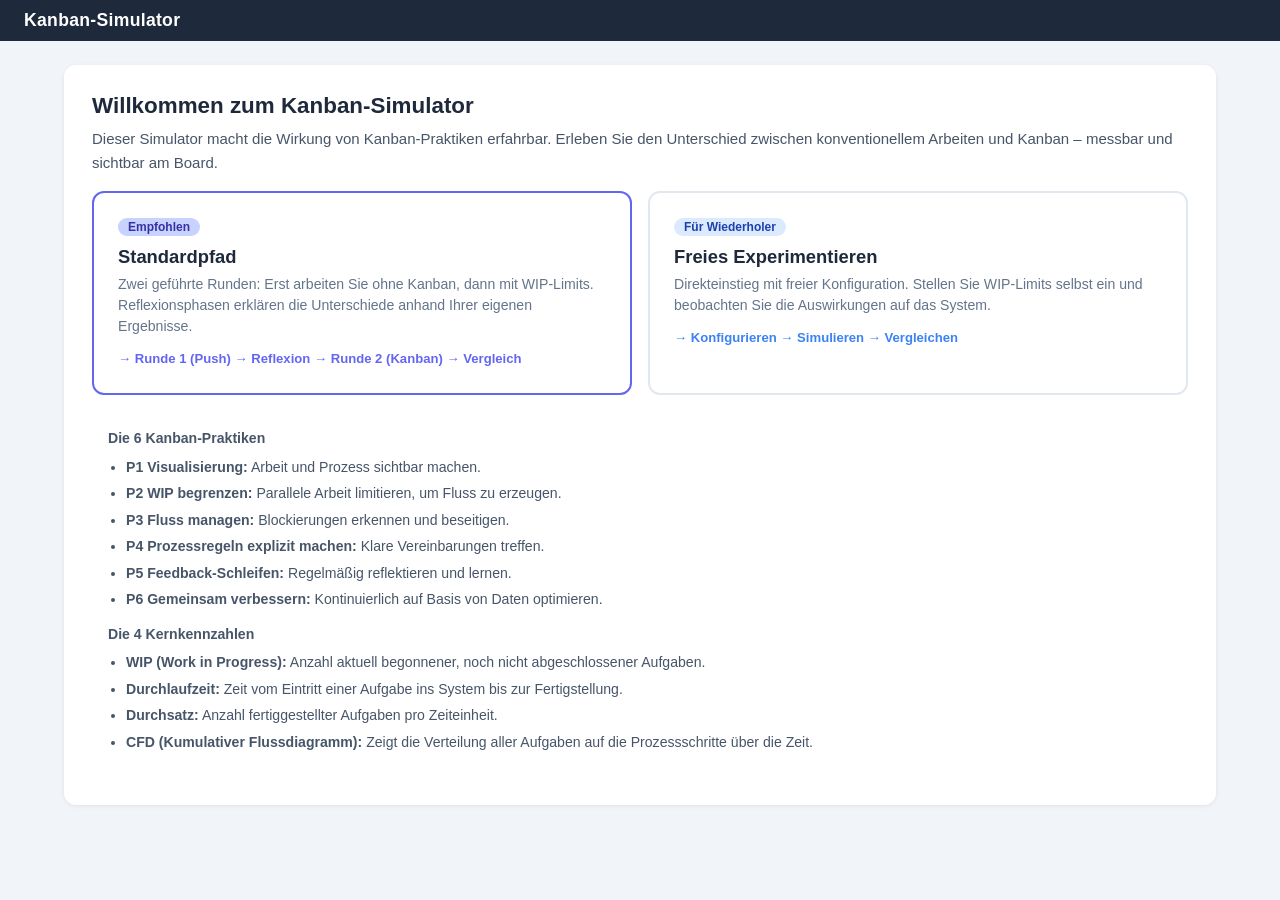
<file: age/kanban-simulator/index.html>
<!DOCTYPE html>
<html lang="de">
<head>
<meta charset="UTF-8">
<meta name="viewport" content="width=device-width, initial-scale=1.0">
<title>Kanban-Simulator</title>
<link rel = "stylesheet" href = "style.css">
</head>
<body>

<!-- ══════════════════════════════════════════════════════
     VIEW 1: START
═══════════════════════════════════════════════════  ═══ -->
<div id="view-start" class="view active">
  <div class="app-header">
    <h1>Kanban-Simulator</h1>
  </div>
  <div class="content">
    <div class="card">
      <h2>Willkommen zum Kanban-Simulator</h2>
      <p>Dieser Simulator macht die Wirkung von Kanban-Praktiken erfahrbar. Erleben Sie den Unterschied zwischen konventionellem Arbeiten und Kanban – messbar und sichtbar am Board.</p>

      <div class="mode-grid">
        <div class="mode-card recommended" id="btn-standard-mode">
          <div class="badge">Empfohlen</div>
          <h3>Standardpfad</h3>
          <p>Zwei geführte Runden: Erst arbeiten Sie ohne Kanban, dann mit WIP-Limits. Reflexionsphasen erklären die Unterschiede anhand Ihrer eigenen Ergebnisse.</p>
          <p style="margin-top:8px;font-size:.82rem;color:#6366f1;font-weight:600">→ Runde 1 (Push) → Reflexion → Runde 2 (Kanban) → Vergleich</p>
        </div>
        <div class="mode-card" id="btn-free-mode">
          <div class="badge" style="background:#dbeafe;color:#1e40af">Für Wiederholer</div>
          <h3>Freies Experimentieren</h3>
          <p>Direkteinstieg mit freier Konfiguration. Stellen Sie WIP-Limits selbst ein und beobachten Sie die Auswirkungen auf das System.</p>
          <p style="margin-top:8px;font-size:.82rem;color:#3b82f6;font-weight:600">→ Konfigurieren → Simulieren → Vergleichen</p>
        </div>
      </div>

      <div class="collapsible" style="border:none">
        <div class="collapsible-header" id="toggle-overview" style="display:none">
          <span>Kanban-Überblick: Praktiken &amp; Kennzahlen</span>
          <span id="toggle-icon">▼</span>
        </div>
        <div class="collapsible-body open" id="overview-body">
          <strong>Die 6 Kanban-Praktiken</strong>
          <ul style="margin-top:6px">
            <li><strong>P1 Visualisierung:</strong> Arbeit und Prozess sichtbar machen.</li>
            <li><strong>P2 WIP begrenzen:</strong> Parallele Arbeit limitieren, um Fluss zu erzeugen.</li>
            <li><strong>P3 Fluss managen:</strong> Blockierungen erkennen und beseitigen.</li>
            <li><strong>P4 Prozessregeln explizit machen:</strong> Klare Vereinbarungen treffen.</li>
            <li><strong>P5 Feedback-Schleifen:</strong> Regelmäßig reflektieren und lernen.</li>
            <li><strong>P6 Gemeinsam verbessern:</strong> Kontinuierlich auf Basis von Daten optimieren.</li>
          </ul>
          <strong style="display:block;margin-top:12px">Die 4 Kernkennzahlen</strong>
          <ul style="margin-top:6px">
            <li><strong>WIP (Work in Progress):</strong> Anzahl aktuell begonnener, noch nicht abgeschlossener Aufgaben.</li>
            <li><strong>Durchlaufzeit:</strong> Zeit vom Eintritt einer Aufgabe ins System bis zur Fertigstellung.</li>
            <li><strong>Durchsatz:</strong> Anzahl fertiggestellter Aufgaben pro Zeiteinheit.</li>
            <li><strong>CFD (Kumulativer Flussdiagramm):</strong> Zeigt die Verteilung aller Aufgaben auf die Prozessschritte über die Zeit.</li>
          </ul>
        </div>
      </div>
    </div>
  </div>
</div>

<!-- ══════════════════════════════════════════════════════
     VIEW 2: INTRODUCTION (Standardpfad)
══════════════════════════════════════════════════════ -->
<div id="view-intro" class="view">
  <div class="app-header">
    <h1>Kanban-Simulator</h1>
    <div class="phase-badge">Einführung</div>
    <div class="progress-steps">
      <div class="step active"></div><div class="step"></div><div class="step"></div><div class="step"></div><div class="step"></div>
    </div>
  </div>
  <div class="content">
    <div class="card">
      <h2>Runde 1: Konventionelles Arbeiten</h2>
      <p>Sie steuern ein Software-Entwicklungsteam durch einen Entwicklungszyklus. Das Team bearbeitet Aufgaben in mehreren Schritten: von der Ideensammlung über Bewertung, Planung und Umsetzung bis hin zum Testen.</p>

      <div class="intro-box">
        <h3>Ihre Aufgabe</h3>
        <p>Beobachten Sie, wie sich Aufgaben durch das System bewegen. Achten Sie auf:</p>
        <ul style="margin-top:8px;padding-left:18px;color:#78350f;font-size:.9rem">
          <li>Wo sammeln sich Aufgaben an?</li>
          <li>Wie viele Aufgaben werden tatsächlich abgeschlossen?</li>
          <li>Welche Prozessschritte wirken wie Engpässe?</li>
        </ul>
      </div>

      <p>Das Team arbeitet nach bewährten Methoden: Jede Abteilung schiebt ihre fertigen Aufgaben sofort in den nächsten Schritt weiter (<strong>Push-Prinzip</strong>). Es gibt keine Obergrenzen für parallele Arbeit.</p>

      <div class="duration-select">
        <label for="r1-duration">Rundendauer (simulierte Arbeitstage):</label>
        <select id="r1-duration">
          <option value="10">10 Tage</option>
          <option value="15" selected>15 Tage</option>
          <option value="20">20 Tage</option>
        </select>
      </div>

      <div class="btn-group">
        <button class="btn btn-primary" id="btn-start-r1">Runde 1 starten →</button>
        <button class="btn btn-secondary" id="btn-back-to-start">← Zurück</button>
      </div>
    </div>
  </div>
</div>

<!-- ══════════════════════════════════════════════════════
     VIEW 3: SIMULATION BOARD
══════════════════════════════════════════════════════ -->
<div id="view-sim" class="view view-fixed">
  <div class="app-header" style="padding:8px 16px">
    <h1>Kanban-Simulator</h1>
    <div class="phase-badge" id="sim-phase-badge">Runde 1</div>
    <div class="progress-steps" id="sim-progress" style="margin-left:8px">
      <div class="step done"></div><div class="step active"></div><div class="step"></div><div class="step"></div><div class="step"></div>
    </div>
  </div>

  <div class="sim-controls">
    <div class="ctrl-group">
      <span class="day-display" id="day-display">Tag 1 / 15</span>
    </div>
    <div class="ctrl-group">
      <span class="ctrl-label">Geschwindigkeit:</span>
      <button class="speed-btn" data-speed="slow">0,5×</button>
      <button class="speed-btn active" data-speed="normal">1,0×</button>
      <button class="speed-btn" data-speed="fast">1,5×</button>
    </div>
    <div class="ctrl-group">
      <button class="btn btn-success btn-sm" id="btn-start-sim" style="font-size:.9rem;padding:7px 20px">▶ Simulation starten</button>
      <button class="btn btn-secondary btn-sm" id="btn-pause" style="display:none">⏸ Pause</button>
      <button class="btn btn-primary btn-sm" id="btn-to-results" style="display:none;font-size:.9rem;padding:7px 20px">Zur Auswertung →</button>
    </div>
    <div class="ctrl-group" style="margin-left:auto">
      <div class="counter-pill"><span class="label">WIP:</span><span class="value" id="counter-wip">0</span></div>
      <div class="counter-pill"><span class="label">Fertig:</span><span class="value" id="counter-done">0</span></div>
    </div>
  </div>

  <div class="board-wrap">
    <div class="board" id="board">
      <!-- Ideen Speicher -->
      <div class="board-col col-ideen">
        <div class="col-head">
          <span class="col-name">Ideen</span>
          <span class="wip-badge wip-ok" id="wip-ideen">18</span>
        </div>
        <div class="col-section" style="padding:6px">
          <div class="items-list" id="col-ideen-items"></div>
        </div>
      </div>

      <!-- Evaluierung -->
      <div class="board-col col-eval">
        <div class="col-head">
          <span class="col-name">Evaluierung</span>
          <span class="wip-badge wip-ok" id="wip-eval">0/∞</span>
        </div>
        <div class="col-section active-section">
          <div class="section-label">Aktiv</div>
          <div class="items-list" id="col-eval-active"></div>
        </div>
      </div>

      <!-- Wartezone: Eval → Plan -->
      <div class="wait-zone" id="wz-eval"><span class="wait-zone-label">Warten</span></div>

      <!-- Planning -->
      <div class="board-col col-plan">
        <div class="col-head">
          <span class="col-name">Planning</span>
          <span class="wip-badge wip-ok" id="wip-plan">0/∞</span>
        </div>
        <div class="col-section active-section">
          <div class="section-label">Aktiv</div>
          <div class="items-list" id="col-plan-active"></div>
        </div>
      </div>

      <!-- Wartezone: Plan → Impl -->
      <div class="wait-zone" id="wz-plan"><span class="wait-zone-label">Warten</span></div>

      <!-- Umsetzung -->
      <div class="board-col col-impl">
        <div class="col-head">
          <span class="col-name">Umsetzung</span>
          <span class="wip-badge wip-ok" id="wip-impl">0/∞</span>
        </div>
        <div class="col-section active-section">
          <div class="section-label">Aktiv</div>
          <div class="items-list" id="col-impl-active"></div>
        </div>
      </div>

      <!-- Wartezone: Impl → Test -->
      <div class="wait-zone" id="wz-impl"><span class="wait-zone-label">Warten</span></div>

      <!-- Testing -->
      <div class="board-col col-test">
        <div class="col-head">
          <span class="col-name">Testing</span>
          <span class="wip-badge wip-ok" id="wip-test">0/∞</span>
        </div>
        <div class="col-section active-section">
          <div class="section-label">Aktiv</div>
          <div class="items-list" id="col-test-active"></div>
        </div>
      </div>

      <!-- Fertig -->
      <div class="board-col col-fertig">
        <div class="col-head">
          <span class="col-name">Fertig</span>
          <span class="wip-badge wip-ok" id="wip-fertig">0</span>
        </div>
        <div class="col-section" style="padding:6px">
          <div class="items-list" id="col-fertig-items"></div>
        </div>
      </div>
    </div>
  </div>
</div>

<!-- ══════════════════════════════════════════════════════
     VIEW 4: REFLECTION (after Round 1)
══════════════════════════════════════════════════════ -->
<div id="view-reflect" class="view">
  <div class="app-header">
    <h1>Kanban-Simulator</h1>
    <div class="phase-badge">Reflexion nach Runde 1</div>
    <div class="progress-steps">
      <div class="step done"></div><div class="step done"></div><div class="step active"></div><div class="step"></div><div class="step"></div>
    </div>
  </div>
  <div class="content">
    <div class="card">
      <h2>Ergebnisse: Runde 1 – Konventionelles Arbeiten</h2>
      <span class="tag tag-push">Push-Logik · kein WIP-Limit</span>

      <div class="metrics-grid" id="r1-metrics"></div>

      <div class="cfd-wrap">
        <h3>Kumulatives Flussdiagramm (CFD)</h3>
        <canvas id="cfd-r1" height="200"></canvas>
        <div class="cfd-legend" id="cfd-legend-r1"></div>
      </div>

      <div class="cause-effect" id="r1-cause-effect"></div>

      <hr class="divider">
      <h3>Was kommt in Runde 2?</h3>
      <p>In Runde 2 arbeiten Sie mit demselben Aufgabenpool – aber unter anderen Bedingungen: Das System erhält <strong>WIP-Limits</strong> pro Prozessschritt und wechselt von Push auf <strong>Pull-Logik</strong>. Aufgaben werden erst dann in einen nächsten Schritt gezogen, wenn dort Kapazität frei ist.</p>
      <p>Die WIP-Limits sind systemseitig vorgegeben und können nicht verändert werden.</p>

      <div class="btn-group">
        <button class="btn btn-primary" id="btn-start-r2">Runde 2 starten →</button>
      </div>
    </div>
  </div>
</div>

<!-- ══════════════════════════════════════════════════════
     VIEW 5: COMPARISON (after Round 2)
══════════════════════════════════════════════════════ -->
<div id="view-compare" class="view">
  <div class="app-header">
    <h1>Kanban-Simulator</h1>
    <div class="phase-badge">Vergleich R1 vs R2</div>
    <div class="progress-steps">
      <div class="step done"></div><div class="step done"></div><div class="step done"></div><div class="step done"></div><div class="step active"></div>
    </div>
  </div>
  <div class="content">
    <div class="card">
      <h2>Vergleich: Runde 1 vs. Runde 2</h2>

      <div class="compare-grid">
        <div class="compare-col r1">
          <h3>Runde 1 – Push (kein WIP-Limit)</h3>
          <div id="compare-r1-metrics"></div>
        </div>
        <div class="compare-col r2">
          <h3>Runde 2 – Pull (mit WIP-Limits)</h3>
          <div id="compare-r2-metrics"></div>
        </div>
      </div>

      <div class="cfd-wrap">
        <h3>Kumulatives Flussdiagramm – Runde 1</h3>
        <canvas id="cfd-compare-r1" height="160"></canvas>
      </div>
      <div class="cfd-wrap">
        <h3>Kumulatives Flussdiagramm – Runde 2</h3>
        <canvas id="cfd-compare-r2" height="160"></canvas>
      </div>
      <div class="cfd-legend" id="cfd-legend-compare"></div>

      <div class="cause-effect" id="compare-cause-effect"></div>

      <div class="questions">
        <h3 style="margin-bottom:10px">Reflexionsfragen</h3>
        <ul style="padding-left:18px">
          <li>Was hat sich am Board sichtbar verändert?</li>
          <li>Warum sank die Durchlaufzeit trotz desselben Engpasses?</li>
          <li>Warum wurden bei ähnlicher Auslastung mehr Aufgaben abgeschlossen?</li>
          <li>Was würden Sie in einem realen Team noch verändern?</li>
        </ul>
      </div>

      <hr class="divider">
      <h3>Wie möchten Sie fortfahren?</h3>
      <div class="btn-group">
        <button class="btn btn-primary" id="btn-go-free">Frei experimentieren →</button>
        <button class="btn btn-secondary" id="btn-go-closing-from-compare">Abschließen</button>
      </div>
    </div>
  </div>
</div>

<!-- ══════════════════════════════════════════════════════
     VIEW 6: CONFIGURATION
══════════════════════════════════════════════════════ -->
<div id="view-config" class="view">
  <div class="app-header">
    <h1>Kanban-Simulator</h1>
    <div class="phase-badge">Konfiguration</div>
  </div>
  <div class="content">
    <div class="card">
      <h2>Freies Experimentieren – Konfiguration</h2>
      <p>Stellen Sie die WIP-Limits pro Prozessschritt ein. Setzen Sie ein Häkchen bei „Kein Limit", um Push-Logik für diese Spalte zu aktivieren. Wenn alle Spalten kein Limit haben, gilt vollständige Push-Logik.</p>

      <div id="config-ref-data"></div>

      <div class="config-grid" id="config-wip-grid"></div>

      <hr class="divider">
      <h3>Optionale Mechaniken</h3>
      <div style="display:flex;flex-direction:column;gap:10px;margin-top:10px">
        <div class="config-toggle">
          <input type="checkbox" id="cfg-blockers">
          <div>
            <label for="cfg-blockers">Blockierungen aktivieren</label>
            <p>Aufgaben können zufällig blockiert werden und kein Fortschritt macht für einige Tage.</p>
          </div>
        </div>
        <div class="config-toggle">
          <input type="checkbox" id="cfg-rework">
          <div>
            <label for="cfg-rework">Rückläufer aktivieren</label>
            <p>Nach dem Testing können Aufgaben zufällig zurück zur Umsetzung geschickt werden (max. 2× pro Aufgabe).</p>
          </div>
        </div>
      </div>

      <div class="duration-select" style="margin-top:16px">
        <label for="free-duration">Rundendauer:</label>
        <select id="free-duration">
          <option value="10">10 Tage</option>
          <option value="15" selected>15 Tage</option>
          <option value="20">20 Tage</option>
        </select>
      </div>

      <div class="btn-group">
        <button class="btn btn-primary" id="btn-start-free">Simulation starten →</button>
        <button class="btn btn-secondary" id="btn-back-from-config">← Zurück</button>
      </div>
    </div>
  </div>
</div>

<!-- ══════════════════════════════════════════════════════
     VIEW 7: RESULTS (Free Experimentation)
══════════════════════════════════════════════════════ -->
<div id="view-results" class="view">
  <div class="app-header">
    <h1>Kanban-Simulator</h1>
    <div class="phase-badge">Ergebnisse</div>
  </div>
  <div class="content">
    <div class="card">
      <h2>Ergebnisse – Durchlauf <span id="free-run-nr">1</span></h2>
      <div id="free-config-summary" style="margin-bottom:16px;font-size:.85rem;color:#64748b"></div>

      <div class="metrics-grid" id="free-metrics"></div>

      <div class="cfd-wrap">
        <h3>Kumulativer Fluss</h3>
        <canvas id="cfd-free" height="200"></canvas>
        <div class="cfd-legend" id="cfd-legend-free"></div>
      </div>

      <div id="free-comparison-section"></div>

      <div class="btn-group">
        <button class="btn btn-primary" id="btn-again-free">Erneut experimentieren →</button>
        <button class="btn btn-secondary" id="btn-go-closing-from-results">Abschließen</button>
      </div>
    </div>
  </div>
</div>

<!-- ══════════════════════════════════════════════════════
     VIEW 8: CLOSING
══════════════════════════════════════════════════════ -->
<div id="view-closing" class="view">
  <div class="app-header">
    <h1>Kanban-Simulator</h1>
    <div class="phase-badge">Abschlussauswertung</div>
  </div>
  <div class="content">
    <div class="card">
      <h2>Abschlussauswertung</h2>
      <div id="closing-summary"></div>

      <hr class="divider">
      <h3>Transfer: Was bedeutet das für die Praxis?</h3>
      <div class="transfer-grid">
        <div class="transfer-item">
          <h4>Visualisierung (P1)</h4>
          <p>Das Board macht unsichtbare Arbeit sichtbar. Stau, Engpässe und Ungleichgewichte werden sofort erkennbar – ohne Statusmeetings.</p>
        </div>
        <div class="transfer-item">
          <h4>WIP begrenzen (P2)</h4>
          <p>Weniger parallele Arbeit bedeutet kürzere Durchlaufzeiten. „Stop starting, start finishing" ist kein Slogan, sondern Systemgesetz.</p>
        </div>
        <div class="transfer-item">
          <h4>Fluss managen (P3)</h4>
          <p>Der Engpass bestimmt den Systemdurchsatz. Ihn zu entlasten bringt mehr als an anderer Stelle zu optimieren.</p>
        </div>
        <div class="transfer-item">
          <h4>Feedback-Schleifen (P5 + P6)</h4>
          <p>Die Reflexionsphasen im Simulator spiegeln Stand-ups, Reviews und Retrospektiven wider – Daten als Basis für Verbesserung.</p>
        </div>
      </div>

      <div class="btn-group">
        <button class="btn btn-secondary" id="btn-restart">↺ Neu starten</button>
      </div>
    </div>
  </div>
</div>
<script src = "script.js"></script>
</body>
</html>
</file>
<file: age/kanban-simulator/style.css>
*,*::before,*::after{box-sizing:border-box;margin:0;padding:0}
body{font-family:-apple-system,BlinkMacSystemFont,'Segoe UI',Roboto,sans-serif;background:#f1f5f9;color:#1e293b;min-height:100vh;font-size:15px}
.view{display:none}
.view.active{display:flex;flex-direction:column;min-height:100vh}
.view.active.view-fixed{height:100vh;max-height:100vh;overflow:hidden}

/* ── HEADER ── */
.app-header{background:#1e293b;color:#fff;padding:10px 24px;display:flex;align-items:center;gap:16px;flex-shrink:0}
.app-header h1{font-size:1.1rem;font-weight:700;letter-spacing:.3px}
.phase-badge{margin-left:auto;background:#334155;border-radius:20px;padding:4px 14px;font-size:.8rem;color:#94a3b8}
.progress-steps{display:flex;gap:4px;align-items:center}
.step{width:28px;height:6px;border-radius:3px;background:#334155}
.step.done{background:#6366f1}
.step.active{background:#a5b4fc}

/* ── CONTENT ── */
.content{flex:1;padding:24px;max-width:1200px;margin:0 auto;width:100%}
.content.wide{max-width:100%;padding:12px 8px}

/* ── CARDS ── */
.card{background:#fff;border-radius:12px;box-shadow:0 1px 4px rgba(0,0,0,.08);padding:28px}
.card+.card{margin-top:16px}
.card h2{font-size:1.4rem;font-weight:700;margin-bottom:8px}
.card h3{font-size:1.05rem;font-weight:600;margin-bottom:10px;color:#475569}
.card p{color:#475569;line-height:1.6;margin-bottom:12px}
.card p:last-child{margin-bottom:0}

/* ── BUTTONS ── */
.btn{display:inline-flex;align-items:center;gap:8px;padding:10px 22px;border-radius:8px;border:none;font-size:.9rem;font-weight:600;cursor:pointer;transition:.15s}
.btn-primary{background:#6366f1;color:#fff}
.btn-primary:hover{background:#4f46e5}
.btn-secondary{background:#e2e8f0;color:#334155}
.btn-secondary:hover{background:#cbd5e1}
.btn-success{background:#10b981;color:#fff}
.btn-success:hover{background:#059669}
.btn-danger{background:#ef4444;color:#fff}
.btn-sm{padding:6px 14px;font-size:.82rem}
.btn-group{display:flex;gap:10px;flex-wrap:wrap;margin-top:16px}
.btn[disabled]{opacity:.45;cursor:not-allowed}

/* ── MODE CARDS ── */
.mode-grid{display:grid;grid-template-columns:1fr 1fr;gap:16px;margin-top:16px}
@media(max-width:600px){.mode-grid{grid-template-columns:1fr}}
.mode-card{background:#fff;border:2px solid #e2e8f0;border-radius:12px;padding:24px;cursor:pointer;transition:.15s}
.mode-card:hover{border-color:#6366f1;background:#f5f3ff}
.mode-card h3{font-size:1.15rem;font-weight:700;color:#1e293b;margin-bottom:6px}
.mode-card p{color:#64748b;font-size:.88rem;line-height:1.5}
.mode-card .badge{display:inline-block;background:#ddd6fe;color:#5b21b6;border-radius:20px;padding:2px 10px;font-size:.75rem;font-weight:600;margin-bottom:10px}
.mode-card.recommended{border-color:#6366f1}
.mode-card.recommended .badge{background:#c7d2fe;color:#3730a3}

/* ── COLLAPSIBLE ── */
.collapsible{border:1px solid #e2e8f0;border-radius:8px;overflow:hidden;margin-top:16px}
.collapsible-header{background:#f8fafc;padding:12px 16px;cursor:pointer;display:flex;justify-content:space-between;align-items:center;font-weight:600;font-size:.9rem}
.collapsible-header:hover{background:#f1f5f9}
.collapsible-body{padding:16px;display:none;font-size:.88rem;color:#475569;line-height:1.6}
.collapsible-body.open{display:block}
.collapsible-body ul{padding-left:18px;margin-bottom:8px}
.collapsible-body li{margin-bottom:4px}

/* ── BOARD ── */
.sim-layout{display:flex;flex-direction:column;height:100vh}
.sim-controls{background:#fff;border-bottom:1px solid #e2e8f0;padding:6px 16px;display:flex;align-items:center;gap:12px;flex-wrap:wrap;flex-shrink:0}
.sim-controls .ctrl-group{display:flex;align-items:center;gap:6px}
.ctrl-label{font-size:.78rem;color:#64748b;font-weight:600}
.day-display{font-size:1rem;font-weight:700;color:#1e293b;min-width:100px}
.speed-btn{padding:5px 12px;border-radius:6px;border:1px solid #e2e8f0;background:#f8fafc;font-size:.78rem;font-weight:600;cursor:pointer;color:#475569}
.speed-btn.active{background:#6366f1;color:#fff;border-color:#6366f1}
.counter-pill{background:#f1f5f9;border-radius:20px;padding:4px 12px;font-size:.82rem;font-weight:600;display:flex;gap:6px;align-items:center}
.counter-pill .label{color:#64748b}
.counter-pill .value{color:#1e293b}

.board-wrap{flex:1;overflow-x:auto;overflow-y:hidden;padding:4px 4px;min-height:0}
.board{display:flex;gap:0;height:100%;align-items:stretch}

.board-col{display:flex;flex-direction:column;width:200px;min-width:200px;max-width:200px;border-radius:8px;overflow:hidden;border:1px solid #e2e8f0;background:#f8fafc;flex-shrink:0;flex-grow:0;min-height:0}
.board-col.col-ideen{width:140px;min-width:140px;max-width:140px}
.board-col.col-fertig{width:200px;min-width:200px;max-width:200px;margin-left:12px}
.col-head{padding:7px 10px;font-size:.75rem;font-weight:700;text-transform:uppercase;letter-spacing:.5px;display:flex;justify-content:space-between;align-items:center}
.col-head .col-name{white-space:nowrap;overflow:hidden;text-overflow:ellipsis}
.wip-badge{font-size:.75rem;font-weight:700;border-radius:12px;padding:2px 7px;white-space:nowrap;flex-shrink:0;margin-left:4px}
.wip-ok{background:#dcfce7;color:#166534}
.wip-full{background:#fef9c3;color:#854d0e;animation:pulse .6s ease-in-out infinite alternate}
.wip-over{background:#fee2e2;color:#991b1b}
@keyframes pulse{from{opacity:1}to{opacity:.6}}

.col-section{flex:1;padding:6px;overflow-y:auto;min-height:0}
.col-section.active-section{background:#fff}
.section-label{font-size:.65rem;font-weight:700;color:#94a3b8;text-transform:uppercase;letter-spacing:.5px;margin-bottom:4px;padding:0 2px}

.items-list{display:flex;flex-direction:column;gap:4px;min-height:30px}

/* Wait zones between columns */
.wait-zone{display:flex;flex-direction:column;width:50px;min-width:50px;max-width:50px;flex-shrink:0;flex-grow:0;align-items:center;padding:26px 2px 4px;gap:3px;overflow-y:auto}
.wait-zone-label{font-size:.55rem;font-weight:700;color:#b0976e;text-transform:uppercase;letter-spacing:.3px;margin-bottom:2px;writing-mode:vertical-rl;text-orientation:mixed}

/* Work items — card style */
.item{width:100%;border-radius:6px;cursor:default;position:relative;transition:transform .12s;flex-shrink:0;border:1px solid #d0d5dd;overflow:hidden;background:#fff}
.item:hover{transform:scale(1.03);z-index:10}
.item .item-progress{height:3px;background:#e2e8f0;width:100%}
.item .item-progress-bar{height:100%;background:#22c55e;width:0%}
.item .item-progress-bar.animate{animation:progressFill var(--fill-dur,4s) ease-out forwards}
@keyframes progressFill{from{width:var(--from-pct,0%)}}
.item .item-id{padding:3px 6px;font-size:.72rem;font-weight:700;text-align:center;border-bottom:1px solid #e9ecef}
.item .item-efforts{display:grid;grid-template-columns:1fr 1fr 1fr 1fr;gap:0}
.item .effort-tile{text-align:center;font-size:.6rem;font-weight:700;padding:2px 0;border-right:1px solid #e9ecef;color:#64748b}
.item .effort-tile:last-child{border-right:none}
.item .effort-tile.active-phase{background:#ede9fe;color:#5b21b6}
.item .effort-tile.done-phase{color:#a3e635;background:#f0fdf4}

.item.state-pool{border-color:#cbd5e1}
.item.state-pool .item-id{background:#f8fafc;color:#64748b}
.item.state-inProgress{border-color:#818cf8;box-shadow:0 1px 4px rgba(99,102,241,.2)}
.item.state-inProgress .item-id{background:#e0e7ff;color:#3730a3}
.item.state-waiting{border-color:#f59e0b}
.item.state-waiting .item-id{background:#fef3c7;color:#92400e}
.item.state-done{border-color:#059669}
.item.state-done .item-id{background:#d1fae5;color:#065f46}
.item.state-blocked{border-color:#dc2626;animation:pulse .5s ease infinite alternate;opacity:.55}
.item.state-blocked .item-id{background:#f3f4f6;color:#9ca3af}
.item.state-blocked .item-progress-bar{background:#d1d5db}
.item.state-blocked .effort-tile{color:#d1d5db}

/* Blocked indicator */
.item-blocked-badge{position:absolute;top:1px;right:3px;font-size:.55rem;font-weight:800;color:#dc2626;line-height:1;letter-spacing:-.2px}

/* Rework label */
.item-rework-label{background:#fef3c7;color:#92400e;font-size:.55rem;font-weight:700;text-align:center;padding:1px 4px;border-top:1px solid #e9ecef}

/* Item completed phase — 100% bar, ready to move */
.item.state-completed{border-color:#22c55e;box-shadow:0 1px 6px rgba(34,197,94,.3)}
.item.state-completed .item-id{background:#dcfce7;color:#166534}
.item.state-completed .item-progress-bar{width:100%!important;animation:none!important}

/* Slide-in animation for items entering a new column */
@keyframes slideIn{from{opacity:0;transform:translateX(-20px)}to{opacity:1;transform:translateX(0)}}
.item.entering{animation:slideIn .4s ease-out}

/* Compact items in wait zone */
.wait-zone .item{width:44px}
.wait-zone .item .item-efforts{display:none}
.wait-zone .item .item-id{font-size:.6rem;padding:2px 3px}
.wait-zone .item .item-progress{height:2px}
.wait-zone .item .item-rework-label{display:none}

/* Column colors */
.col-ideen .col-head{background:#f1f5f9;color:#475569}
.col-eval .col-head{background:#ede9fe;color:#5b21b6}
.col-plan .col-head{background:#dbeafe;color:#1e40af}
.col-impl .col-head{background:#ffedd5;color:#9a3412}
.col-test .col-head{background:#fee2e2;color:#991b1b}
.col-fertig .col-head{background:#d1fae5;color:#065f46}

/* ── METRICS ── */
.metrics-grid{display:grid;grid-template-columns:repeat(auto-fit,minmax(160px,1fr));gap:12px;margin:16px 0}
.metric-card{background:#f8fafc;border-radius:8px;padding:16px;text-align:center}
.metric-card .m-value{font-size:1.8rem;font-weight:800;color:#1e293b}
.metric-card .m-label{font-size:.78rem;color:#64748b;margin-top:2px}
.metric-card .m-sub{font-size:.75rem;color:#94a3b8;margin-top:4px}
.metric-card.highlight{background:#f5f3ff;border:1px solid #ddd6fe}
.metric-card .delta{font-size:.8rem;font-weight:700;margin-top:6px}
.delta.better{color:#059669}
.delta.worse{color:#dc2626}
.delta.neutral{color:#94a3b8}

/* ── COMPARISON ── */
.compare-grid{display:grid;grid-template-columns:1fr 1fr;gap:16px;margin:16px 0}
@media(max-width:700px){.compare-grid{grid-template-columns:1fr}}
.compare-col h3{text-align:center;padding:8px;border-radius:6px;margin-bottom:12px;font-size:.95rem}
.compare-col.r1 h3{background:#fee2e2;color:#991b1b}
.compare-col.r2 h3{background:#dcfce7;color:#166534}

/* ── CFD ── */
.cfd-wrap{margin:16px 0}
.cfd-wrap canvas{width:100%;height:200px;border-radius:8px;border:1px solid #e2e8f0}
.cfd-legend{display:flex;flex-wrap:wrap;gap:10px;margin-top:8px}
.legend-item{display:flex;align-items:center;gap:5px;font-size:.78rem;color:#475569}
.legend-dot{width:10px;height:10px;border-radius:2px;flex-shrink:0}

/* ── CONFIG ── */
.config-grid{display:grid;grid-template-columns:repeat(auto-fit,minmax(200px,1fr));gap:12px;margin:16px 0}
.config-item{background:#f8fafc;border-radius:8px;padding:14px}
.config-item label{display:block;font-size:.82rem;font-weight:600;color:#475569;margin-bottom:6px}
.config-item .col-name{font-size:.95rem;font-weight:700;color:#1e293b;margin-bottom:4px}
.config-item input[type=number]{width:80px;padding:6px 10px;border:1px solid #e2e8f0;border-radius:6px;font-size:.9rem;font-weight:600}
.config-item .nolimit-check{display:flex;align-items:center;gap:6px;margin-top:8px;font-size:.82rem;color:#64748b}
.config-toggle{display:flex;align-items:center;gap:10px;padding:14px;background:#f8fafc;border-radius:8px}
.config-toggle input[type=checkbox]{width:18px;height:18px;cursor:pointer}
.config-toggle label{font-size:.88rem;font-weight:600;cursor:pointer}
.config-toggle p{font-size:.78rem;color:#64748b;margin:0}
.ref-data{background:#f0fdf4;border:1px solid #bbf7d0;border-radius:8px;padding:12px;margin-bottom:16px;font-size:.85rem;color:#166534}

/* ── REFLECTION ── */
.cause-effect{background:#f0f9ff;border-left:4px solid #38bdf8;border-radius:0 8px 8px 0;padding:16px;margin:16px 0;font-size:.9rem;line-height:1.7;color:#0c4a6e}
.cause-effect strong{color:#0369a1}
.questions{background:#fafafa;border-radius:8px;padding:16px;margin:12px 0}
.questions li{margin-bottom:8px;color:#475569;font-size:.9rem;line-height:1.5}

/* ── CLOSING ── */
.transfer-grid{display:grid;grid-template-columns:repeat(auto-fit,minmax(220px,1fr));gap:12px;margin:16px 0}
.transfer-item{background:#f8fafc;border-radius:8px;padding:16px;border-left:4px solid #6366f1}
.transfer-item h4{font-size:.9rem;font-weight:700;color:#1e293b;margin-bottom:4px}
.transfer-item p{font-size:.82rem;color:#64748b;margin:0}

/* ── INTRO ── */
.intro-box{background:#fffbeb;border:1px solid #fde68a;border-radius:8px;padding:20px;margin:16px 0}
.intro-box h3{color:#92400e;margin-bottom:8px}
.intro-box p{color:#78350f;font-size:.9rem}

/* ── TOOLTIP ── */
.tooltip{position:relative;display:inline-block}
.tooltip .tip{visibility:hidden;background:#1e293b;color:#fff;font-size:.75rem;border-radius:6px;padding:4px 8px;position:absolute;z-index:100;bottom:120%;left:50%;transform:translateX(-50%);white-space:nowrap;pointer-events:none}
.tooltip:hover .tip{visibility:visible}

/* ── ROUND DURATION ── */
.duration-select{display:flex;align-items:center;gap:12px;margin:16px 0;flex-wrap:wrap}
.duration-select label{font-weight:600;font-size:.9rem}
.duration-select select{padding:8px 12px;border:1px solid #e2e8f0;border-radius:8px;font-size:.9rem;background:#fff}

/* ── UTILITY ── */
.hidden{display:none!important}
.text-muted{color:#94a3b8}
.text-center{text-align:center}
.mt-8{margin-top:8px}
.mt-16{margin-top:16px}
.mt-24{margin-top:24px}
hr.divider{border:none;border-top:1px solid #e2e8f0;margin:20px 0}
.tag{display:inline-block;border-radius:20px;padding:3px 10px;font-size:.75rem;font-weight:600}
.tag-push{background:#fee2e2;color:#991b1b}
.tag-pull{background:#dcfce7;color:#166534}
.tag-free{background:#dbeafe;color:#1e40af}
</file>
